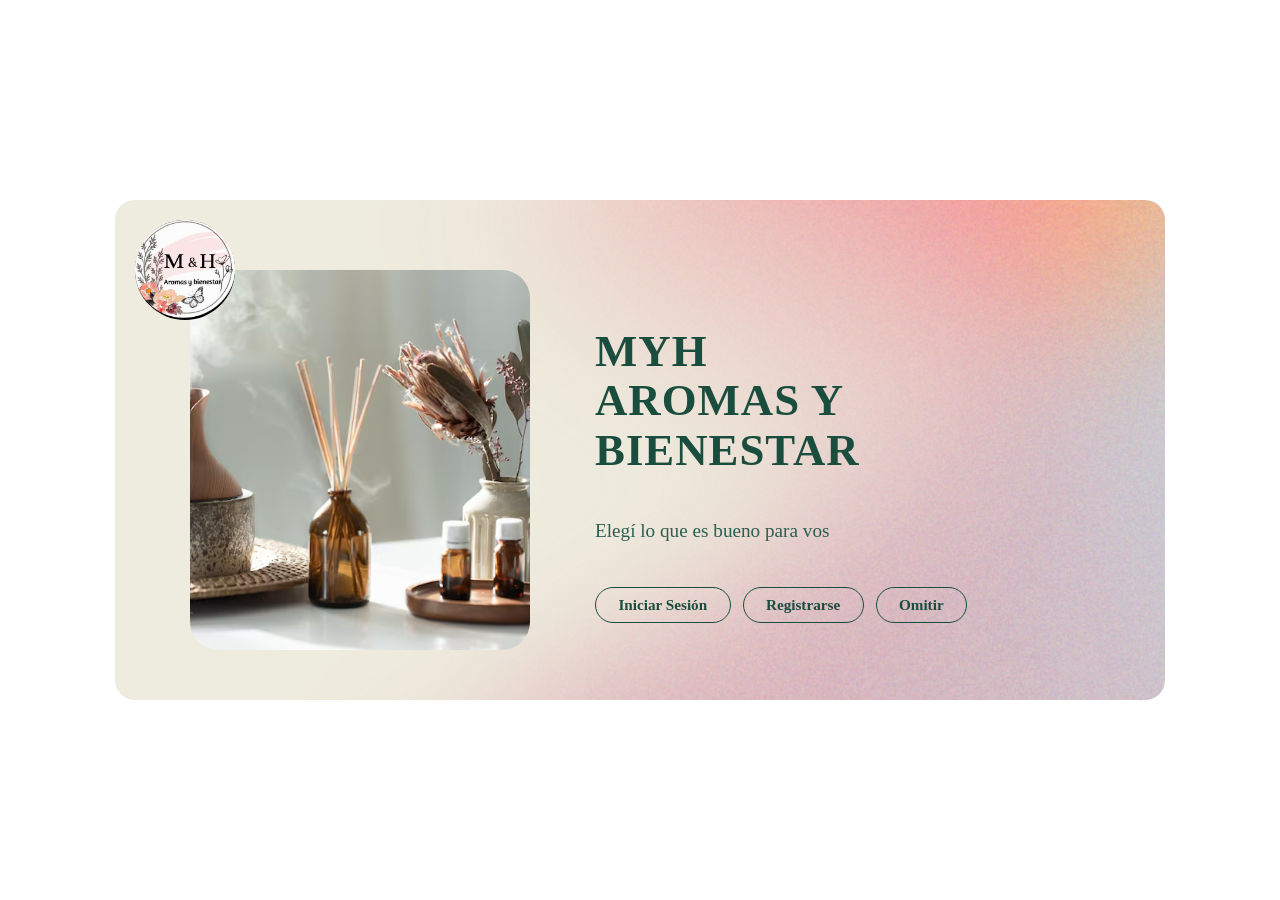
<file: index.html>
<html lang="es">
<head>
  <meta charset="UTF-8">
  <meta name="viewport" content="width=device-width, initial-scale=1.0"/>
  <title>MYH-Aromas y Bienestar</title>                                                                                                                                                                                                                                                                                                                                                                                                                                                                                                                                                                                                                                                                                                                                                                                                                                                                                                                                                                                                                                                                                                                                                                                                                                                                                                                                                                                                                                                                                                                                                                                                                                                                                                                                                                                                                                                                                                                                                                                                                                                                                                                                                                                                                                                                                                                                                                                                                                                                                                                                                                                                                                                                                                                                                                                                                                                                                                                                                                                                                                                                                                                                                                                                                                                                                                                                                                                                                                                                                                                                                                                                                                                                                                                                                                                                                                                                                                                                                                                                                                                                                                                                                                                                                                                                                                                                                                                                                                                                                                                                                                                                                                                                                                                                                                                                                                                                                                                                                                                                                                                                                                                                                                                                                                                                                                                                                                                                                                                                                                                                                                                                                                                                                                                                                                                                                                                                                                                                                                                                                                                                                                                                                                                                                                                                                                                                                                                                                                                                                                                                                                                                                                                                                                                                                                                                                                                                                                                                                                                                                                                                                                                                                                                                                                                                                                                                                                                                                                                                                                                                                                                                                                                                                                                                                                                                                                                                                                                                                                                                                                                                                                                                                                                                                                                                                                                                                                                                                                                                                                                                                                                                                                                                                                                                                                                                                                                                                                                                                                                                                                                                                                                                                                                                                                                                                                                                                                                                                                                                                                                                                                                                                                                                                                                                                                                                                                     
  <link rel="stylesheet" href="style.css">
  <style>
  </style>
</head>
<body>
   <div class="card" style="background-image: url(imagenes/imagen.fondo.png);">
    <img src="imagenes/logo.jpeg" alt="MYH logo" class="logo">
    <div class="card-content">
    <div class="image-container">
    <img src="imagenes/aroma" alt="Aromas y Bienestar" class="main-image">
    </div>
    <div class="info-container">
      <h1 class="title">MYH<br>AROMAS Y<br>BIENESTAR</h1>
      <p class="subtitle">Elegí lo que es bueno para vos</p>
        <nav class="main-nav">
        <a href="registrarse.html">Iniciar Sesión</a>
        <a href="sesion.html">Registrarse</a>
        <a href="inicio.html">Omitir</a>
      </nav>
    </div>
    </div>
    </div>
    <main>
    
      </main>
</body>
</file>
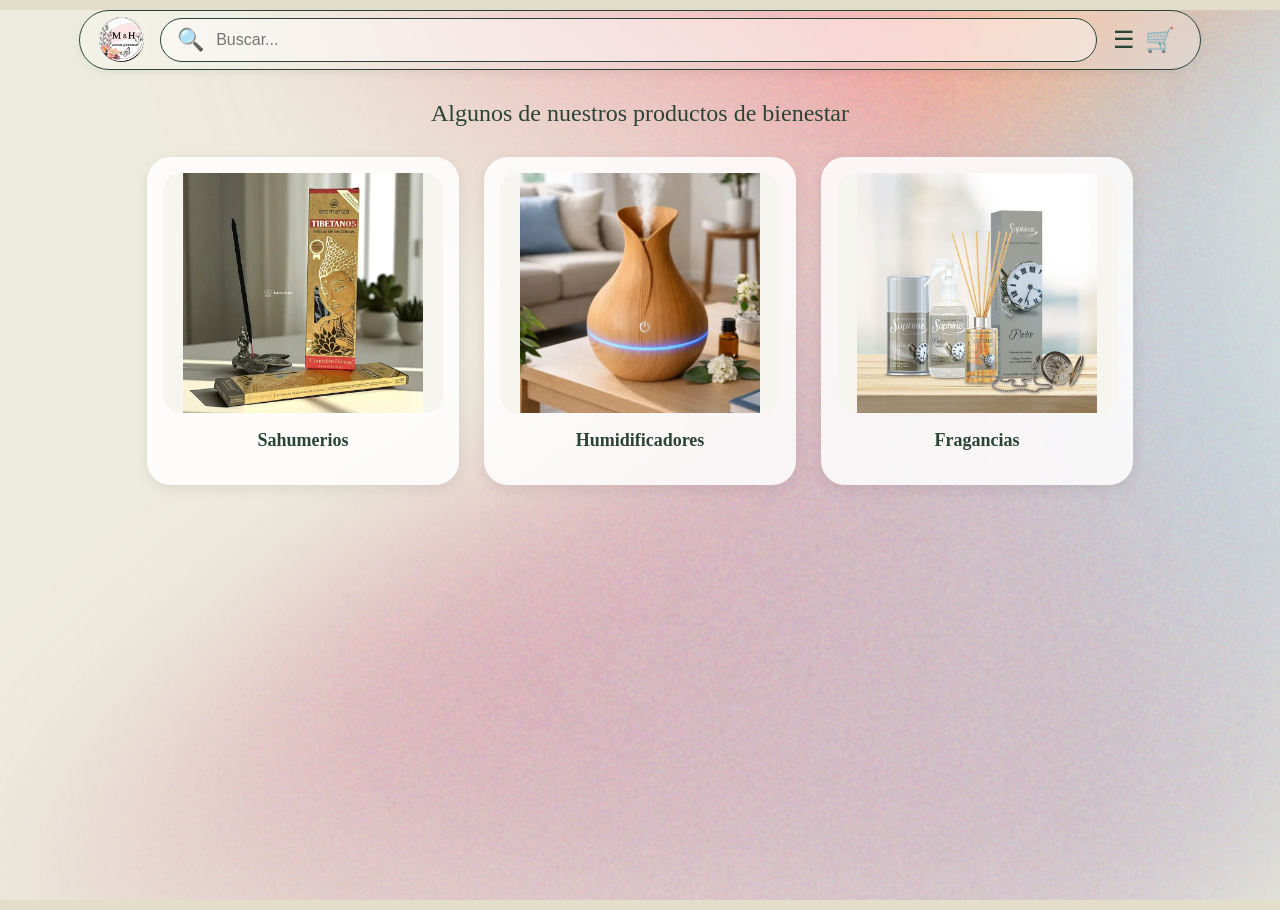
<file: inicio.html>
<html lang="es">
<head>
  <meta charset="UTF-8">
  <meta name="viewport" content="width=device-width, initial-scale=1.0"/>
  <title>MYH-Aromas y Bienestar</title>                                                                                                                                                                                                                                                                                                                                                                                                                                                                                                                                                                                                                                                                                                                                                                                                                                                                                                                                                                                                                                                                                                                                                                                                                                                                                                                                                                                                                                                                                                                                                                                                                                                                                                                                                                                                                                                                                                                                                                                                                                                                                                                                                                                                                                                                                                                                                                                                                                                                                                                                                                                                                                                                                                                                                                                                                                                                                                                                                                                                                                                                                                                                                                                                                                                                                                                                                                                                                                                                                                                                                                                                                                                                                                                                                                                                                                                                                                                                                                                                                                                                                                                                                                                                                                                                                                                                                                                                                                                                                                                                                                                                                                                                                                                                                                                                                                                                                                                                                                                                                                                                                                                                                                                                                                                                                                                                                                                                                                                                                                                                                                                                                                                                                                                                                                                                                                                                                                                                                                                                                                                                                                                                                                                                                                                                                                                                                                                                                                                                                                                                                                                                                                                                                                                                                                                                                                                                                                                                                                                                                                                                                                                                                                                                                                                                                                                                                                                                                                                                                                                                                                                                                                                                                                                                                                                                                                                                                                                                                                                                                                                                                                                                                                                                                                                                                                                                                                                                                                                                                                                                                                                                                                                                                                                                                                                                                                                                                                                                                                                                                                                                                                                                                                                                                                                                                                                                                                                                                                                                                                                                                                                                                                                                                                                                                                                                                                     
  <link rel="stylesheet" href="style1.css">
  <style>
  </style>
</head>
<body>
  <div class="page-container" style="background-image: url(imagenes/imagen.fondo.png);">
   <header class="site-header">
    <div class="container header-inner">
      <div class="logo">
          <img src="imagenes/logo.jpeg" alt="Logo M&H">
    </div>
    <div class="search-box">
          <span class="search-icon">🔍</span>
          <input type="text"  placeholder="Buscar...">
    </div>
    <div class="header-icons">
      <div class="dropdown">
        <input type="checkbox" id="menu-toggle" class="menu-checkbox">
          <label for="menu-toggle" class="btn-icon">☰</label>
          <div class="dropdown-menu">
            <ul>
              <li class="menu-category">Sahumerios
                <ul>
                  <li><a href="#sagrada-madre">Sagrada madre</a></li>
                  <li><a href="#rituales">Rituales</a></li>
                </ul>
              </li>
              <li class="menu-category">Fragancias
                <ul>
                  <li><a href="#textiles">Textiles</a></li>
                  <li><a href="#ambientes">De ambientes</a></li>
                  <li><a href="#autos">Para autos</a></li>
                </ul>
              </li>
              <li class="menu-category">Humidificadores
                <ul>
                  <li><a href="#esencias">Esencias</a></li>
                </ul>
              </li>
              <li class="menu-category"><a href="#lamparas" class="category-link">Lamparas</a></li>
            </ul>
          </div>
      </div>
          <button class="btn-icon">🛒</button>
  </div>
   </header>
    <main class="container">
      <h2 class="title">Algunos de nuestros productos de bienestar</h2>
      <div class="products-grid">
        <article class="product-card">
          <div class="image-container">
            <img src="imagenes/sahumerios.webp" alt="sahumerios">
          </div>
          <h3 class="product-title">Sahumerios</h3>
        </article>
        <article class="product-card">
          <div class="image-container">
            <img src="imagenes/humidificadores.webp" alt="humidificadores">
          </div>
          <h3 class="product-title">Humidificadores</h3>
        </article>
        <article class="product-card">
          <div class="image-container">
            <img src="imagenes/fragancias.jpg" alt="fragancias">
          </div>
          <h3 class="product-title">Fragancias</h3>
        </article>
      </div> 
      </main>
  </div>
</body>
</file>
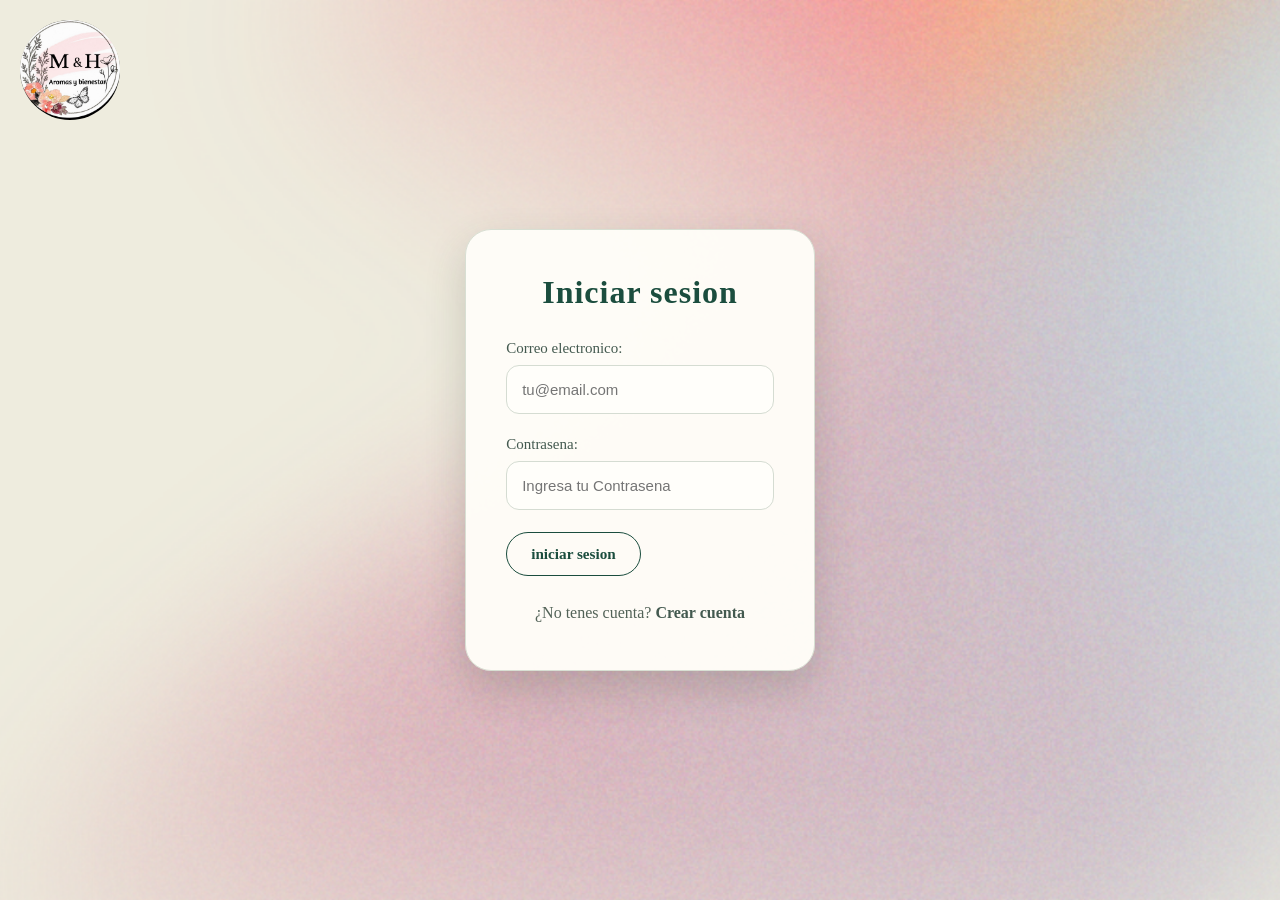
<file: registrarse.html>
<!DOCTYPE html>
<html lang="es">
<head>
    <meta charset="UTF-8">
    <meta name="viewport" content="width=device-width, initial-scale=1.0">
    <title>Inicio de sesion</title>
    <link rel="stylesheet" href="style2.css">
</head>

<body>
    <div class="contenedor-principal">
        <img src="imagenes/logo.jpeg" alt="MYH logo" class="logo">

        <div class="card">
            <h1>Iniciar sesion</h1>

            <form id="form-login" action="#" method="post">
                <div class="grupo-input">

                    <label for="email">Correo electronico:</label>
                    <input type="email" id="email" name="email"
                        placeholder="tu@email.com" required>
                </div>

                <div class="grupo-input">
                    <label for="password">Contrasena:</label>
                    <input type="password" id="password" name="password"
                        placeholder="Ingresa tu Contrasena" required>
                </div>

                <nav class="main-nav">
                    <a href="#" onclick="document.getElementById('form-login').requestSubmit(); return false;">
                        iniciar sesion
                    </a>
                </nav>

                <p id="mensaje"></p>

                <p class="crear-cuenta">
                    ¿No tenes cuenta?<a href="sesion.php">Crear cuenta</a>
                </p>
            </form>
        </div>
    </div>

    <script>
        document.getElementById("form-login").addEventListener("submit", async function(event) {
            event.preventDefault();

            const email = document.getElementById("email").value.trim();
            const password = document.getElementById("password").value;
            const mensaje = document.getElementById("mensaje");

            try {
                const respuesta = await fetch("api/login.php", {
                    method: "POST",
                    headers: {
                        "Content-Type": "application/json"
                    },
                    body: JSON.stringify({ email, password })
                });

                const datos = await respuesta.json();

                mensaje.textContent = datos.mensaje || datos.error ||
                    "No se pudo iniciar sesión.";

                if (respuesta.ok && datos.success) {
                    window.location.href = "inicio.php";
                }
            } catch (error) {
                mensaje.textContent =
                    "No se pudo conectar con el servidor.";
                console.error(error);
            }
        });
    </script>
</body>
</html>
</file>
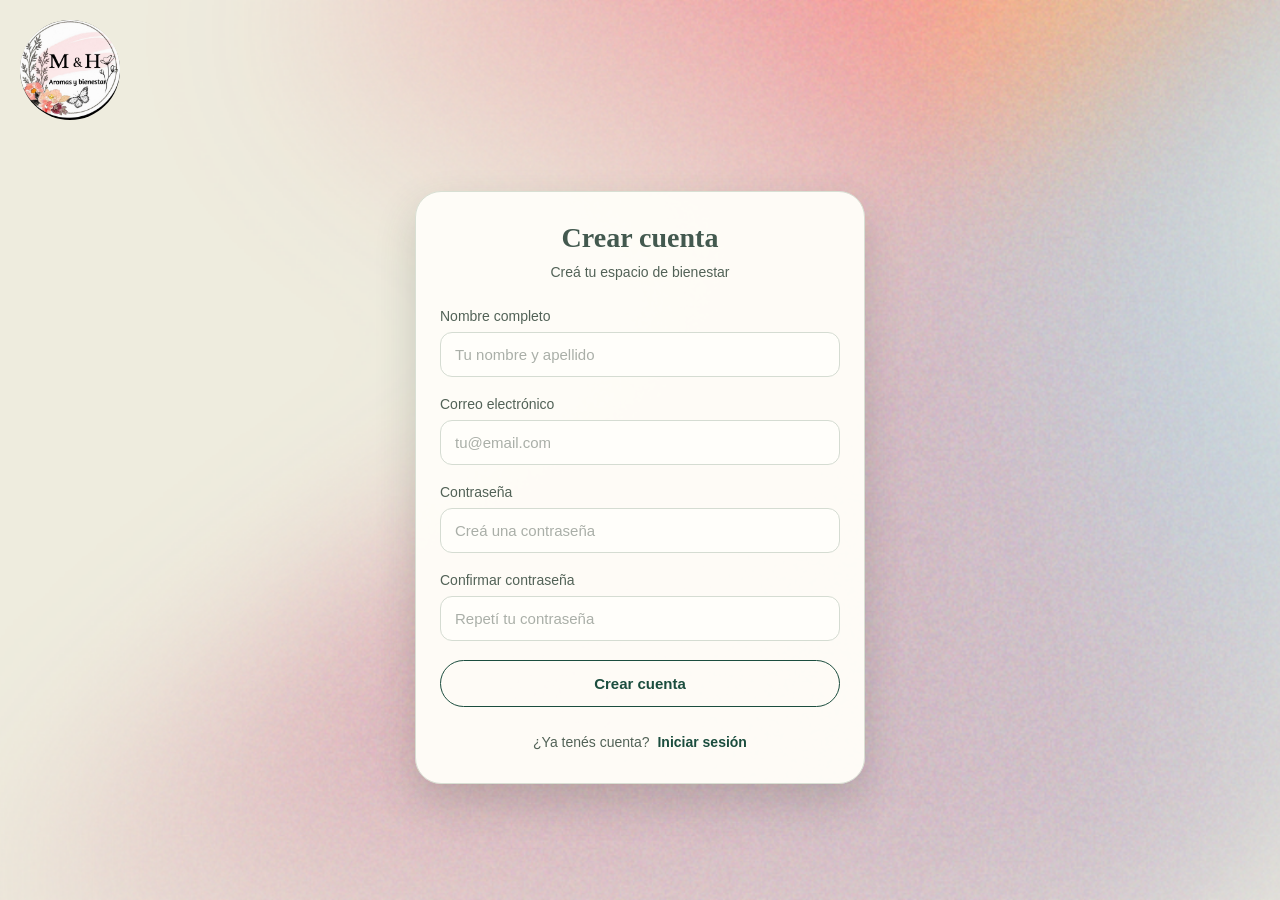
<file: sesion.html>
<!DOCTYPE html>
<html lang="es">
<head>
    <meta charset="UTF-8">
    <meta name="viewport" content="width=device-width, initial-scale=1.0">
    <title>Registrarse</title>
    <link rel="stylesheet" href="style3.css">
</head>

<body>
    <div class="contenedor-principal">

        <img src="imagenes/logo.jpeg" alt="Logo M&H" class="logo">

        <div class="card">
            <h1>Crear cuenta</h1>

            <p class="subtitulo">
                Creá tu espacio de bienestar
            </p>

            <form id="form-registro">

                <div class="grupo-input">
                    <label for="nombre">Nombre completo</label>
                    <input type="text" id="nombre" name="nombre"
                        placeholder="Tu nombre y apellido"
                        autocomplete="name" required>
                </div>

                <div class="grupo-input">
                    <label for="email">Correo electrónico</label>
                    <input type="email" id="email" name="email"
                        placeholder="tu@email.com"
                        autocomplete="email" required>
                </div>

                <div class="grupo-input">
                    <label for="password">Contraseña</label>
                    <input type="password" id="password" name="password"
                        placeholder="Creá una contraseña"
                        autocomplete="new-password"
                        minlength="8" required>
                </div>

                <div class="grupo-input">
                    <label for="confirmar">Confirmar contraseña</label>
                    <input type="password" id="confirmar" name="confirmar"
                        placeholder="Repetí tu contraseña"
                        autocomplete="new-password"
                        minlength="8" required>
                </div>

                <button type="submit" class="btn-registro">
                    Crear cuenta
                </button>

                <p id="mensaje" role="status"></p>

                <p class="iniciar-cuenta">
                    ¿Ya tenés cuenta?
                    <a href="registrarse.html">Iniciar sesión</a>
                </p>

            </form>
        </div>
    </div>

    <script>
        const formulario = document.getElementById("form-registro");
        const mensaje = document.getElementById("mensaje");

        formulario.addEventListener("submit", async function(event) {
            event.preventDefault();

            const nombre = document.getElementById("nombre").value.trim();
            const email = document.getElementById("email").value.trim();
            const password = document.getElementById("password").value;
            const confirmar = document.getElementById("confirmar").value;

            if (password !== confirmar) {
                mensaje.textContent = "Las contraseñas no coinciden.";
                return;
            }

            if (password.length < 8) {
                mensaje.textContent =
                    "La contraseña debe tener al menos 8 caracteres.";
                return;
            }

            mensaje.textContent = "Creando cuenta...";

            try {
                const respuesta = await fetch("api/registro.php", {
                    method: "POST",
                    headers: {
                        "Content-Type": "application/json"
                    },
                    body: JSON.stringify({
                        nombre: nombre,
                        email: email,
                        password: password
                    })
                });

                const datos = await respuesta.json();
                console.log("respuesta del registro:", respuesta.status, datos)

                mensaje.textContent =
                    datos.mensaje || datos.error ||
                    (respuesta.ok
                        ? "Solicitud procesada."
                        : "No se pudo crear la cuenta.");

                if (respuesta.ok && respuesta.status==201) {
                    formulario.reset();
                    window.location.href = "registrarse.html";
                }

            } catch (error) {
                mensaje.textContent =
                    "No se pudo conectar con el servidor. Revisá que Apache esté activo y la ruta de la API sea correcta.";
                console.error(error);
            }
        });
    </script>
</body>
</html>
</file>
<file: style.css>
:root
.site-header{
  background: #be8b58; 
  border: 2px solid var(--bg-trece);
  border-radius: 999px;             
  margin: 30px auto;
  width: min(96%, 1120px);
  box-shadow: var(--shadow); 
   
}
body{
  min-height: 100vh;
  display: flex;
  justify-content: center;
  align-items: center;
  margin: 0;
}

.card{
  position: relative;
  width: 90%;
  max-width: 950px;
  padding: 50px;
  border-radius: 20px;
  margin: 40px auto;
}
.logo{
  position: absolute;
  top: 20px;
  left: 20px;
  width: 100px;
  border-radius: 50%;
  height: 100px;
  object-fit: cover;
  }
  .card-content{
    display: flex;
    align-items: center;
    gap: 40px;
    margin-top: 20px;
  }
  .image-container{
    flex: 0.9;
    display: flex;
    justify-content: center;
  }
  .main-image{
    width: 100%;
    max-width: 340px;
    height: 380px;
    object-fit: cover;
    border-radius: 28px;
  }
  .info-container{
    flex: 1.2;
    display: flex;
    flex-direction: column;
    justify-content: center;
  }
  .title{
    color: #1b4d3e;
    font-size: 2.8rem;
    font-weight: 800;
    line-height: 1.1;
    letter-spacing: 1px;
  }
  .subtitle{
    color: #2c5e4f;
    font-size: 1.2rem;
    margin-top: 15px;
    margin-bottom: 25px;
    font-weight: 500;
  }
  .button-group{
    display: flex;
    gap: 15px;
  }
  .btn{
    display: inline-block;
    padding: 10px 24px;
    border: 1.5px solid #1b4d3e;
    border-radius: 25px;
    color: #1b4d3e;
    text-decoration: none;
    font-weight: 600;
    font-size: 0.9rem;
    text-align: center;
    transition: all 0.3s ease;
    background-color: transparent;
  }
  .btn:hover{
    background-color: #1b4d3e;
    color: #ffffff;
  }
 .main-nav {
  margin-left: 0;
  display: flex;
  gap: 12px;
  margin-top: 20px;
}

.main-nav a {
  text-decoration: none;
  color: #1b4d3e;             
  padding: 0.5rem 1.4rem;      
  border-radius: 999px;        
  font-weight: 600;
  font-size: 0.95rem;
  
  
  border: 1.5px solid #1b4d3e; 
  background-color: transparent;
  transition: all 0.3s ease;
}

.main-nav a:hover {
  background-color: #1b4d3e;   
  color: #ffffff;              
}
</file>
<file: style1.css>
.page-container{
  width: 100%;
  min-height: 100vh;
  background-size: cover;
  background-position: center;
  background-repeat: no-repeat;
  background-attachment: fixed;
  box-sizing: border-box;
  padding-bottom: 40px;
}
body {
  margin: 0;
  padding: 0;
  background-color: #e3dec9;
}
.site-header{
  position: relative;
  background: rgba(255, 255, 255, 0.25); /* Fondo semitransparente como la muestra */
  border: 1.5px solid #2b4336;
  border-radius: 999px;
  margin: 10px auto 30px auto;
  width: min(96%, 1120px);
  box-shadow: 0 4px 10px rgba(0, 0, 0, 0.05);
  backdrop-filter: blur(5px); 
  z-index: 100;
   
}

.header-inner{
  display: flex;
  align-items: center;
  justify-content: space-between;
  gap: 1rem;
  padding: 0.4rem 1.2rem;
}

.btn-icon {
  background: none;
  border: none;
  font-size: 24px;
  cursor: pointer;
  color: #2b4336;
}
.logo img {
  width: 45px;
  height: 45px;
  border-radius: 50%;
  display: block;
}
.search-box {
  flex: 1;
  display: flex;
  align-items: center;
  gap: 10px;
  background: rgba(255,255,255, 0.4);
  border: 1.5px solid #2b4336;
  border-radius: 999px;
  padding: 8px 16px;
}
.search-box input {
  width: 100%;
  border: none;
  background: transparent;
  outline: none;
  font-size: 16px;
  color: #2b4336;
}
.search-icon{
  font-size: 22px;
  color: #2b4336;
}
.search-bar{
  flex: 1;
  display: flex;
  align-items: center;
  gap: 12px;
  background: rgba(255,255,255, 0.3);
  border: 2px solid #2b4336;
  border-radius: 999px;
  padding: 12px 24px;
}
.products-grid{
  display: flex ;
  flex-direction: row ;
  justify-content: center;
  align-items: stretch;
  gap: 25px;
  flex-wrap: wrap;
  max-width: 1100px;
  margin: 0 auto;
  padding: 0 20px;
}
.product-card{
  background:  rgba(255, 255, 255, 0.85);
  border-radius: 24px;
  padding: 16px;
  display: flex;
  flex-direction: column;
  align-items: center;
  width: 250px;
  box-shadow: 0 4px 15px rgba(0, 0, 0, 0.08);
  text-align: center;
  backdrop-filter: blur(4px);
  justify-content: space-between;
  flex: 1;
  max-width: 280px;
}
.title{
  text-align: center;
  color: #2b4336;
  font-size: 24px;
  font-weight: normal;
  margin: 30px 0;
}
.image-container{
  width: 100%;
  height: 240px;
  border-radius: 18px;
  overflow: hidden;
  margin-bottom: 12px;
  background-color: #f7f5f0;
  display: flex;
  align-items: center;
  justify-content: center;
}
.image-container img{
  max-width: 100%;
  max-height: 100%;
  width: auto;
  height: auto;
  object-fit: cover;
  display: block;
  object-position: center;
}
.product-card h3{
  color: #2b4336;
  font-size: 18px;
  font-weight: 600;
  margin-top: 5px;
  font-family: 'Georgia', serif;
}
.dropdown{
  position: relative;
  display: inline-block;
}
.dropdown-checkbox{
  display: none;
}
.dropdown-menu{
  display: none;
  position: absolute;
  right: 0;
  top: 100%;
  width: 210px;
  background-color: rgba(255, 255, 255, 0.98);
  border: 1.5px solid #2b4336;
  border-radius: 16px;
  padding: 14px 18px;
  box-shadow: 0px 10px 25px rgba(0, 0, 0, 0.25);
  backdrop-filter: blur(8px);
  z-index: 1000;
  text-align: left;
}
.dropdown:hover .dropdown-menu{
  display: block;
}
.dropdown-menu ul{
  list-style: none;
  padding: 0;
  margin: 0;
}
.menu-category{
  font-weight: bold;
  color: #2b4336;
  font-size: 15px;
  margin-top: 8px;
  font-family: 'Georgia', serif;
}
.menu-category:first-child{
  margin-top: 0;
}
.menu-category::before{
  content: "° ";
}
.dropdown-menu ul ul{
  padding-left: 12px;
}
.dropdown-menu a{
  text-decoration: none;
  color: #4a5d52;
  font-size: 13px;
  font-weight: normal;
  display: inline-block;
  width: 100%;
  padding: 2px 0;
  transition: color 0.2s ease;
}
.dropdown-menu ul ul li::before{
  content: "*";
  margin-right: 4px;
}
.dropdown-menu ul ul li:hover{
  color: #000;
  text-decoration: underline;
}
.dropdown-menu a:hover{
  color: #000000;
  font-weight: bold;
}
.category-link{
  color: #2b4336;
  font-weight: bold;
  font-family: 'Georgia',serif;
}
.menu-checkbox{
  display: none;
}
.label.btn-icon{
  cursor: pointer;
  user-select: none;
  font-size: 20px;
  color: #2b4336;
  display: inline-block;
}
.menu-checkbox:checked ~ .dropdown-menu{
  display:block;
}
</file>
<file: style2.css>
* {
    margin: 0;
    padding: 0;
    box-sizing: border-box;
}
  body{
  min-height: 100vh;
  display: flex;
  justify-content: center;
  align-items: center;
  margin: 0;
  background-position: center;
  background-repeat: no-repeat;
  background-image: url("imagenes/imagen.fondo.png");
  background-size: cover;
} 
.contenedor-principal {
  width: 380px;
  height: 508px;
  border-radius: 1rem;
  display: flex;
  justify-content: center;
  align-items: center;
  background: transparent;
  box-shadow: none;
  border: none;
}
.card {
    width: 450px;
    max-width: 92%;
    padding: 45px 40px;
    background: rgba(255, 253, 248, 0.97);
    border: 1px solid #d8dfd3;
    border-radius: 26px;
    box-shadow: 0 18px 40px rgba(53, 68, 57, 0.20);
}
.logo{
  position: absolute;
  top: 20px;
  left: 20px;
  width: 100px;
  border-radius: 50%;
  height: 100px;
  object-fit: cover;
  }

.login {
    width: 350px;
    padding: 40px;
    border-radius: 10px;
    background-color: rgba(255,253, 248, 0.95);
    box-shadow: 0 10px 30px rgba(83, 69, 55, 0.12);
 
}
.login h1 {
    text-align: center;
    margin-bottom: 30px;
}
.login label {
    display: block;
    margin-bottom: 8px;
}
.image-container{
    flex: 0.9;
    display: flex;
    justify-content: center;
  }
.login p {
    text-align: center;
    margin-top: 20px;
}
.login a {
    text-decoration: none;
} 
.button-group{
    display: flex;
    gap: 15px;
  }

.btn{
    display: inline-block;
    padding: 10px 24px;
    border: 1.5px solid #1b4d3e;
    border-radius: 25px;
    color: #1b4d3e;
    text-decoration: none;
    font-weight: 600;
    font-size: 0.9rem;
    text-align: center;
    transition: all 0.3s ease;
    background-color: transparent;
}
.btn:hover{
  background-color: #1b4d3e;
  color: #ffffff;
}
.main-nav a {
  text-decoration: none;
  color: #1b4d3e;             
  padding: 12px 24px;      
  border-radius: 999px;        
  font-weight: 600;
  font-size: 0.95rem;
  border: 1.5px solid #1b4d3e; 
  background-color: transparent;
  transition: all 0.3s ease;
  display: inline-block;

}
.main-nav a:hover {
  background-color: #1b4d3e;   
  color: #ffffff;              
}
/* Tarjeta del formulario */
form {
    width: 100%;
    padding: 0;
    background: transparent;
    border-radius: 0;
    box-shadow: none;
    border: none;
}
/* Título */
h1 {
    text-align: center;
    font-family: Georgia, serif;
    font-size: 32px;
    margin-bottom: 30px;
     color: #1b4d3e;
    font-weight: 800;
    line-height: 1.1;
    letter-spacing: 1px;
}
/* Etiquetas */
label {
    display: block;
    margin-bottom: 8px;
    font-size: 15px;
    color: #43594f;
}
/* Campos */
input {
    display: block;
    width: 100%;
    box-sizing: border-box;
    padding: 15px;
    margin-bottom: 22px;
    border: 1px solid #d5dcd2;
    border-radius: 13px;
    background: #fffefa;
    font-size: 15px;
    outline: none;
    transition: border-color 0.3s, box-shadow 0.3s;
}
input:focus {
    border-color: #7c9487;
    box-shadow: 0 0 0 3px rgba(124, 148, 135, 0.18);
}

.crear-cuenta {
    text-align: center;
    color: #526257;
    display: block;
    position: static;
    width: 100%;
    margin: 24px 0 0;
    text-align: center;
    line-height: 1.6 ;
}
.crear-cuenta a {
    color: #43594f;
    font-weight: bold;
    text-decoration: none;
    display: inline-block;
    transition: color 0.3s;
    margin-left: 4px;
}
</file>
<file: style3.css>
* {
    margin: 0;
    padding: 0;
    box-sizing: border-box;
}

body {
    min-height: 100vh;
    display: flex;
    justify-content: center;
    align-items: center;
    padding: 110px 20px 35px;
    background-image: url("imagenes/imagen.fondo.png");
    background-position: center;
    background-repeat: no-repeat;
    background-size: cover;
    font-family: Arial, sans-serif;
}

.contenedor-principal {
    width: 100%;
    display: flex;
    justify-content: center;
    align-items: center;
    background: transparent;
}

.logo {
    position: absolute;
    top: 20px;
    left: 20px;
    width: 100px;
    height: 100px;
    border-radius: 50%;
    object-fit: cover;
}

.card {
    width: 450px;
    max-width: 100%;
    padding: 38px 40px;
    background: rgba(255, 253, 248, 0.97);
    border: 1px solid #d8dfd3;
    border-radius: 26px;
    box-shadow: 0 18px 40px rgba(53, 68, 57, 0.20);
}

h1 {
    text-align: center;
    font-family: Georgia, serif;
    font-size: 32px;
    color: #43594f;
    margin-bottom: 10px;
}

.subtitulo {
    text-align: center;
    font-size: 14px;
    color: #526257;
    margin-bottom: 28px;
}

.grupo-input {
    margin-bottom: 19px;
}

label {
    display: block;
    margin-bottom: 8px;
    font-size: 14px;
    color: #526257;
}

input {
    display: block;
    width: 100%;
    padding: 13px 14px;
    border: 1px solid #d5dcd2;
    border-radius: 12px;
    background-color: #fffefa;
    font-size: 15px;
    outline: none;
    transition: border-color 0.3s, box-shadow 0.3s;
}

input::placeholder {
    color: #aaaFA8;
}

input:focus {
    border-color: #7c9487;
    box-shadow: 0 0 0 3px rgba(124, 148, 135, 0.18);
}
.button-group{
    display: flex;
    gap: 15px;
  }

.btn-registro{
    display: block;
    width: 100%;
    margin-top: 8px;
    padding: 14px;
    border: 1.5px solid #1b4d3e;
    border-radius: 25px;
    color: #1b4d3e;
    text-decoration: none;
    font-weight: 600;
    font-size: 15px;
    text-align: center;
    transition: all 0.3s ease;
    background-color: transparent;
}
.btn-registro:hover{
  background-color: #1b4d3e;
  color: #ffffff;
}

.btn-registro:hover {
    background: #1b4d3e;
    border-color: #1b4d3e;
    transform: translateY(-2px);
}

.iniciar-cuenta {
    margin-top: 24px;
    text-align: center;
    color: #526257;
    font-size: 14px;
    line-height: 1.6;
}

.iniciar-cuenta a {
    color: #1b4d3e;
    font-weight: 600;
    text-decoration: none;
    margin-left: 4px;
}

.iniciar-cuenta a:hover {
    color: #789582;
    text-decoration: underline;
}

 .card {
        padding: 30px 24px;
    }

h1 {
     font-size: 28px;
     color: #43594f;
    }
</file>
